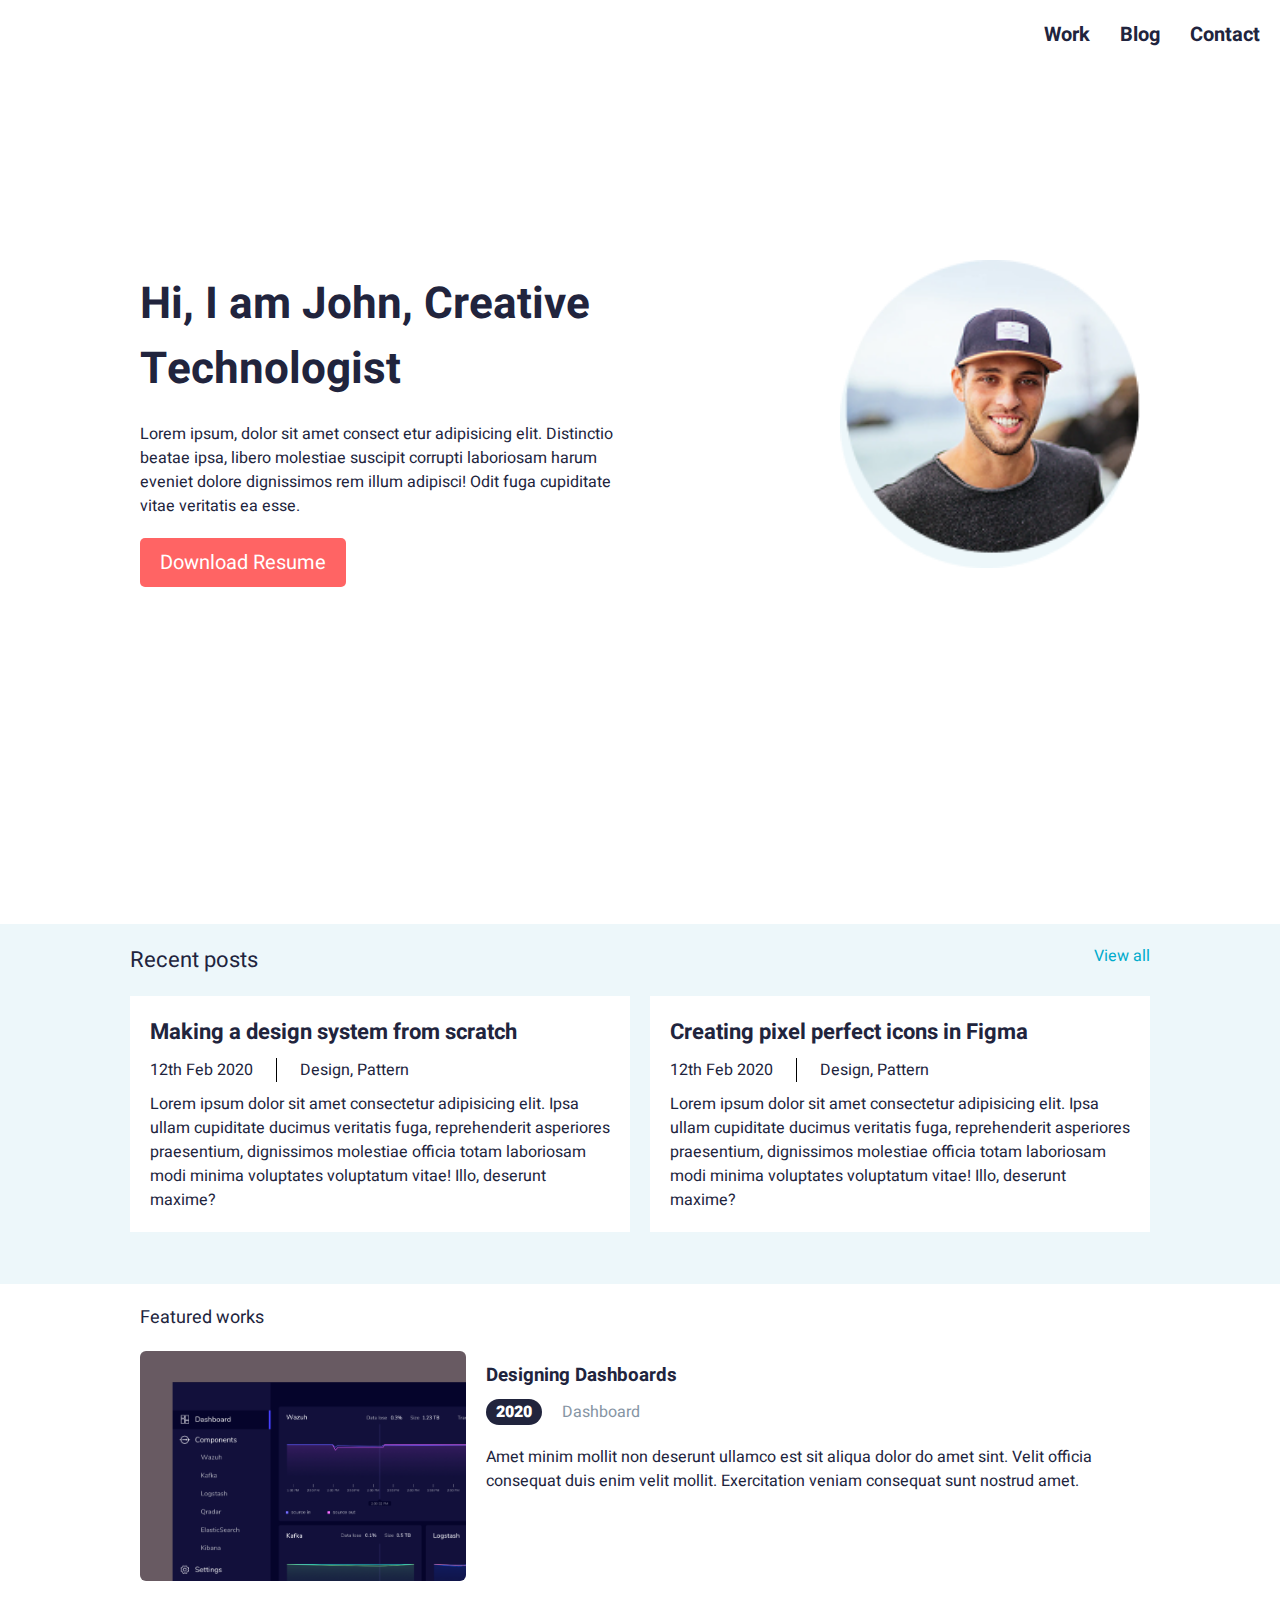
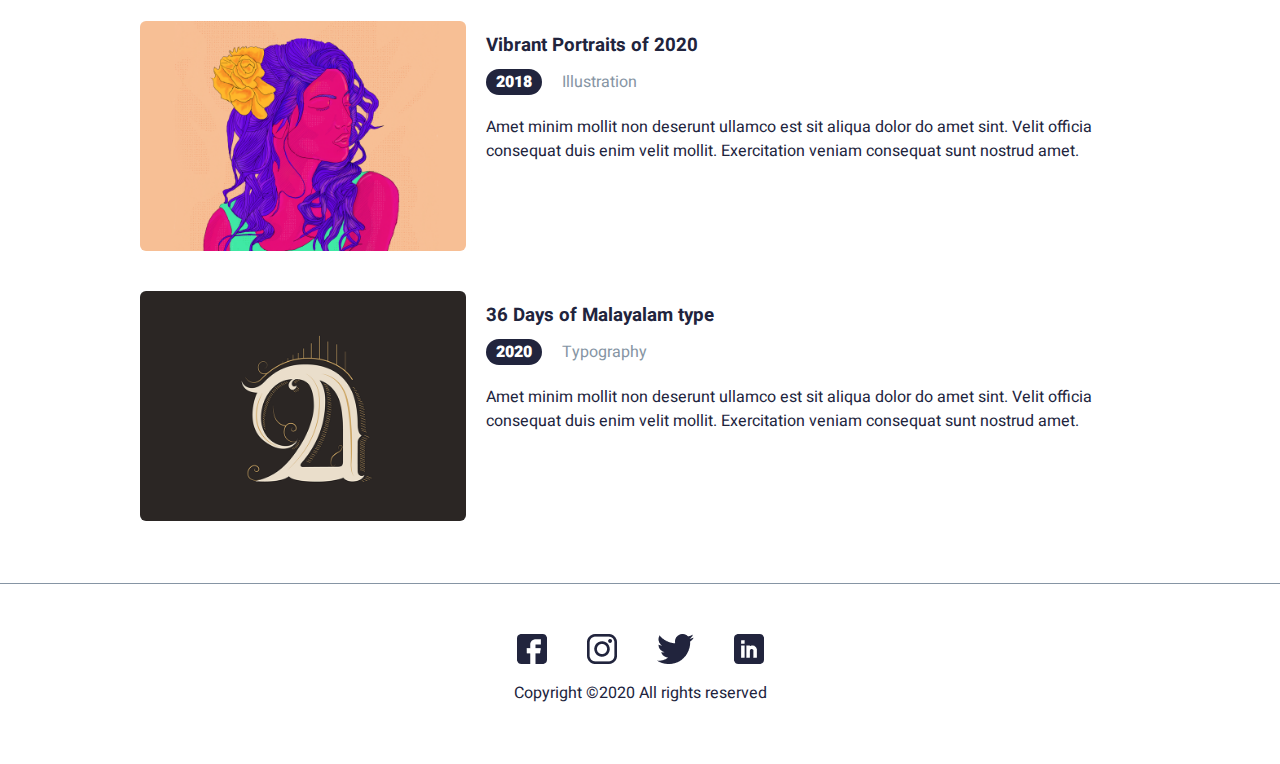
<file: index.html>
<!DOCTYPE html>
<html lang="en">
  <head>
    <meta charset="UTF-8" />
    <meta name="viewport" content="width=device-width, initial-scale=1.0" />
    <title>Document</title>
    <link rel="stylesheet" href="styles.css" />
    <link rel="preconnect" href="https://fonts.googleapis.com">
    <link rel="preconnect" href="https://fonts.gstatic.com" crossorigin>
    <link href="https://fonts.googleapis.com/css2?family=Heebo:wght@100..900&display=swap" rel="stylesheet">
  </head>
  <body>
    <header>
      <nav>
        <ul class="sidebar">
            <li onclick=hideSidebar()><a href="#"><svg xmlns="http://www.w3.org/2000/svg" height="30px" viewBox="0 -960 960 960" width="30px" fill="black"><path d="m256-200-56-56 224-224-224-224 56-56 224 224 224-224 56 56-224 224 224 224-56 56-224-224-224 224Z"/></svg></a></li>
            <li><a href="works.html">Work</a></li>
            <li><a href="blog.html">Blog</a></li>
            <li><a href="#footer">Contact</a></li>
        </ul>
        <ul class="nav-links">
            <li><a href="works.html">Work</a></li>
            <li><a href="blog.html">Blog</a></li>
            <li><a href="#footer">Contact</a></li>
        </ul>
        <img onclick=showSidebar() src="assets/icons/menu.png" alt="" class="ham-menu" />
      </nav>
    </header>
    <div class="hero-banner">
      <div class="hero-container">
        <div class="hero-section">
          <div class="about-me">
            <h1>Hi, I am John, Creative Technologist</h1>
            <p>
              Lorem ipsum, dolor sit amet consect   etur adipisicing elit. Distinctio beatae ipsa, libero molestiae suscipit corrupti laboriosam harum eveniet dolore dignissimos rem illum adipisci! Odit fuga cupiditate vitae veritatis ea esse.
            </p>
            <button class="download-button">Download Resume</button>
          </div>
          <img
            src="assets/images/John.png"
            alt="John Image"
            class="john-image"
          />
        </div>
      </div>
    </div>

    <div class="banner">
        <div class="container">
            <div class="second-section">
                <div class="second-section-header">
                    <h2 class="recent-posts">Recent posts</h2>
                    <a href="" class="view-all"><h2> View all</h2></a>
                </div>
                <div class="post-cards">
                    <div class="post">
                        <h3>Making a design system from scratch</h3>
                        <div class="post-details">
                            <p class="border-p">12th Feb 2020</p>
                            <p class="border-right">Design, Pattern</p>
                        </div>
                        <p>Lorem ipsum dolor sit amet consectetur adipisicing elit. Ipsa ullam cupiditate ducimus veritatis fuga, reprehenderit asperiores praesentium, dignissimos molestiae officia totam laboriosam modi minima voluptates voluptatum vitae! Illo, deserunt maxime?</p>
                    </div>
                    <div class="post">
                        <h3>Creating pixel perfect icons in Figma</h3>
                        <div class="post-details">
                            <p class="border-p">12th Feb 2020</p>
                            <p class="border-right">Design, Pattern</p>
                        </div>
                        <p>Lorem ipsum dolor sit amet consectetur adipisicing elit. Ipsa ullam cupiditate ducimus veritatis fuga, reprehenderit asperiores praesentium, dignissimos molestiae officia totam laboriosam modi minima voluptates voluptatum vitae! Illo, deserunt maxime?</p>
                    </div>
                </div>
            </div>
        </div>
    </div>

    <div class="third-banner">
        <div class="container">
            <div class="third-section">
                <div class="third-section-header"><h2>Featured works</h2></div>
                <div class="featured-works">
                    <div class="featured-work">
                        <div class="featured-img one"></div>
                        <div class="featured-right">
                            <h3>Designing Dashboards</h3>
                            <div class="middle">
                                <div class="year">2020</div>
                                <div class="category">Dashboard</div>
                            </div>
                            <p>Amet minim mollit non deserunt ullamco est sit aliqua dolor do amet sint. Velit officia consequat duis enim velit mollit. Exercitation veniam consequat sunt nostrud amet.</p>
                        </div>                    
                    </div>
                    <div class="featured-work">
                        <div class="featured-img two"></div>
                        <div class="featured-right">
                            <h3>Vibrant Portraits of 2020</h3>
                            <div class="middle">
                                <div class="year">2018</div>
                                <div class="category">Illustration</div>
                            </div>
                            <p>Amet minim mollit non deserunt ullamco est sit aliqua dolor do amet sint. Velit officia consequat duis enim velit mollit. Exercitation veniam consequat sunt nostrud amet.</p>
                        </div>
                    </div>
                    <div class="featured-work">
                        <div class="featured-img three"></div>
                        <div class="featured-right">
                            <h3>36 Days of Malayalam type</h3>
                            <div class="middle">
                                <div class="year">2020</div>
                                <div class="category">Typography</div>
                            </div>
                            <p>Amet minim mollit non deserunt ullamco est sit aliqua dolor do amet sint. Velit officia consequat duis enim velit mollit. Exercitation veniam consequat sunt nostrud amet.</p>
                        </div>
                    </div>
                </div>
            </div>
        </div>
    </div>

    <div class="footer" id="footer">
        <div class="container">
            <div class="final-section">
                <div class="socials">
                    <a href="" class="logo"><img src="assets/icons/fb.png" alt="FB"></a>
                    <a href="" class="logo"><img src="assets/icons/insta.png" alt="Insta"></a>
                    <a href="" class="logo"><img src="assets/icons/Twitter.png" alt="Twitter"></a>
                    <a href="" class="logo"><img src="assets/icons/Linkedin.png" alt="LinkedIn"></a>
                </div>
                <p class="copyright">Copyright ©2020 All rights reserved </p>
            </div>
        </div>
    </div>
    <script src="index.js"></script>
  </body>
</html>
</file>
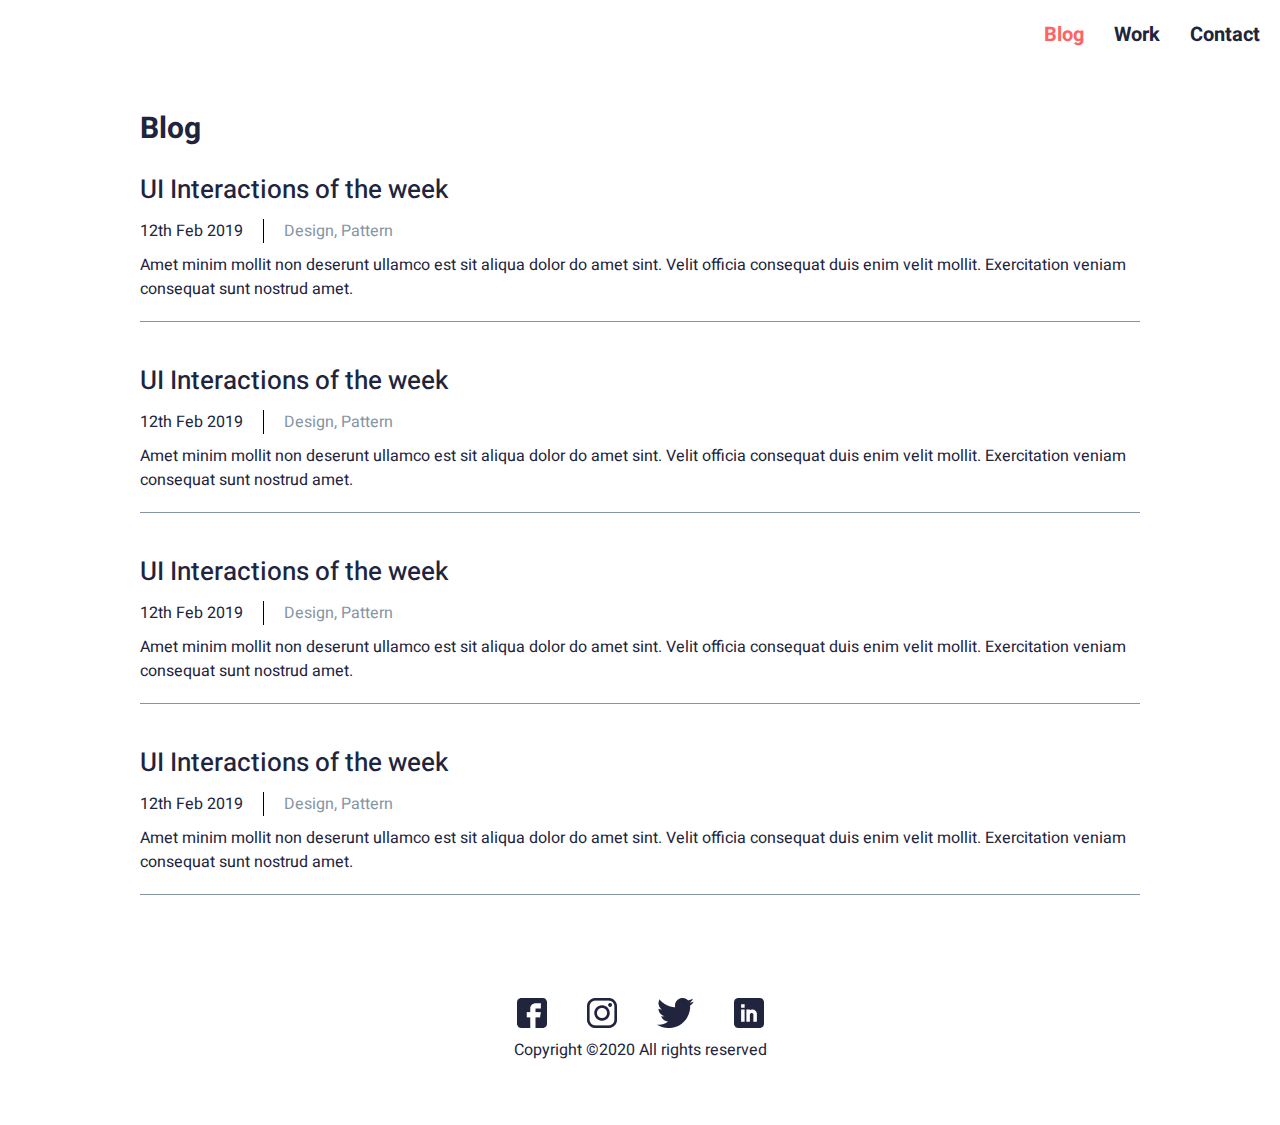
<file: blog.html>
<html lang="en">
  <head>
    <meta charset="UTF-8" />
    <meta name="viewport" content="width=device-width, initial-scale=1.0" />
    <title>Document</title>
    <link rel="stylesheet" href="blog.css" />
    <link rel="preconnect" href="https://fonts.googleapis.com">
    <link rel="preconnect" href="https://fonts.gstatic.com" crossorigin>
    <link href="https://fonts.googleapis.com/css2?family=Heebo:wght@100..900&display=swap" rel="stylesheet">
  </head>
    <body>
        <header>
            <nav>
                <ul class="sidebar">
                    <li onclick=hideSidebar()><a href="#"><svg xmlns="http://www.w3.org/2000/svg" height="30px" viewBox="0 -960 960 960" width="30px" fill="black"><path d="m256-200-56-56 224-224-224-224 56-56 224 224 224-224 56 56-224 224 224 224-56 56-224-224-224 224Z"/></svg></a></li>
                    <li><a href="blog.html" style="color: #FF6464;">Blog</a></li>
                    <li><a href="works.html">Work</a></li>
                    <li><a href="#footer">Contact</a></li>
                </ul>
                <ul class="nav-links">
                    <li><a href="blog.html" style="color: #FF6464;">Blog</a></li>
                    <li><a href="works.html">Work</a></li>
                    <li><a href="#footer">Contact</a></li>
                </ul>
            <img onclick=showSidebar() src="assets/icons/menu.png" alt="" class="ham-menu" />
            </nav>
        </header>

        <div class="blog-banner">
            <div class="blog-container">
                <div class="blog-section">
                    <div class="blog">
                        <h1>Blog</h1>
                        <div class="blogs">
                            <div class="blog-card">
                                <a href=""><h3>UI Interactions of the week</h3></a>
                                <div class="post-details">
                                    <p class="border-p">12th Feb 2019</p>
                                    <p class="border-right">Design, Pattern</p>
                                </div>
                                <p>Amet minim mollit non deserunt ullamco est sit aliqua dolor do amet sint. Velit officia consequat duis enim velit mollit. Exercitation veniam consequat sunt nostrud amet.</p>
                            </div>
                            <div class="blog-card">
                                <a href=""><h3>UI Interactions of the week</h3></a>
                                <div class="post-details">
                                    <p class="border-p">12th Feb 2019</p>
                                    <p class="border-right">Design, Pattern</p>
                                </div>
                                <p>Amet minim mollit non deserunt ullamco est sit aliqua dolor do amet sint. Velit officia consequat duis enim velit mollit. Exercitation veniam consequat sunt nostrud amet.</p>
                            </div>
                            <div class="blog-card">
                                <a href=""><h3>UI Interactions of the week</h3></a>
                                <div class="post-details">
                                    <p class="border-p">12th Feb 2019</p>
                                    <p class="border-right">Design, Pattern</p>
                                </div>
                                <p>Amet minim mollit non deserunt ullamco est sit aliqua dolor do amet sint. Velit officia consequat duis enim velit mollit. Exercitation veniam consequat sunt nostrud amet.</p>
                            </div>
                            <div class="blog-card">
                                <a href=""><h3>UI Interactions of the week</h3></a>
                                <div class="post-details">
                                    <p class="border-p">12th Feb 2019</p>
                                    <p class="border-right">Design, Pattern</p>
                                </div>
                                <p>Amet minim mollit non deserunt ullamco est sit aliqua dolor do amet sint. Velit officia consequat duis enim velit mollit. Exercitation veniam consequat sunt nostrud amet.</p>
                            </div>
                        </div>
                    </div>
                </div>
            </div>
        </div>
        <div class="footer" id="footer">
            <div class="container">
                <div class="final-section">
                    <div class="socials">
                        <a href="" class="logo"><img src="assets/icons/fb.png" alt="FB"></a>
                        <a href="" class="logo"><img src="assets/icons/insta.png" alt="Insta"></a>
                        <a href="" class="logo"><img src="assets/icons/Twitter.png" alt="Twitter"></a>
                        <a href="" class="logo"><img src="assets/icons/Linkedin.png" alt="LinkedIn"></a>
                    </div>
                    <p class="copyright">Copyright ©2020 All rights reserved </p>
                </div>
            </div>
        </div>
        <script src="index.js"></script>
    </body>
</html>
</file>
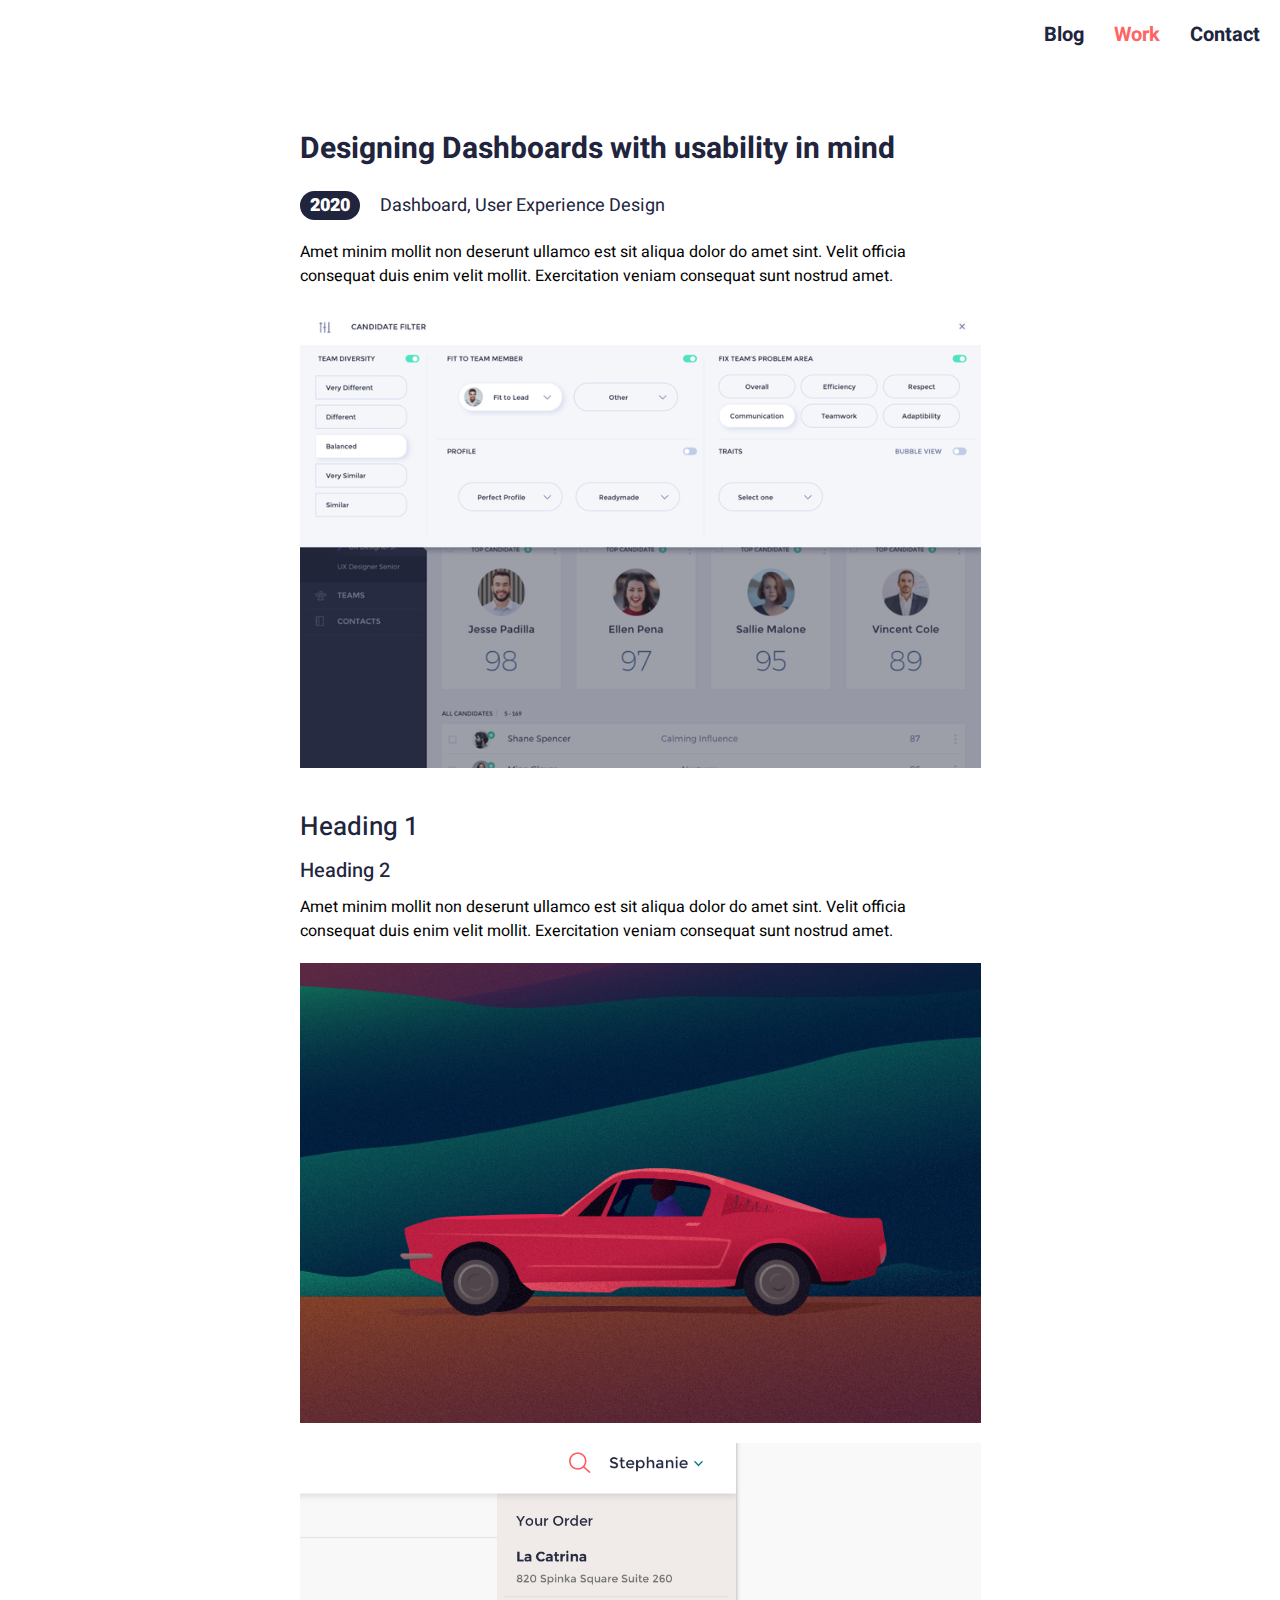
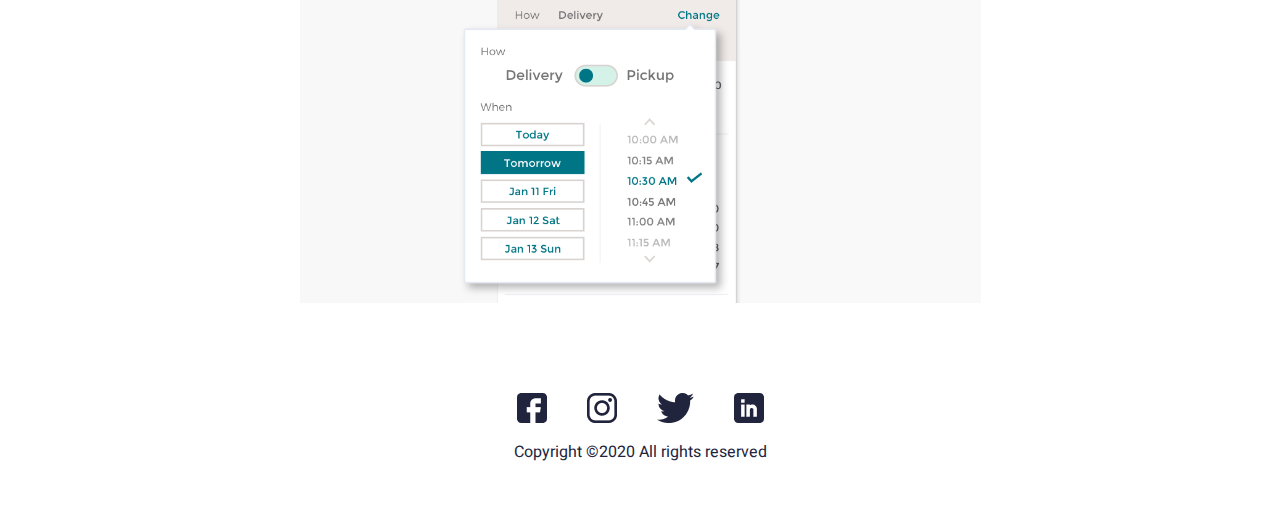
<file: detail.html>
<!DOCTYPE html>
<html lang="en">
<head>
    <meta charset="UTF-8">
    <meta name="viewport" content="width=device-width, initial-scale=1.0">
    <title>Document</title>
    <link rel="stylesheet" href="detail.css" />
    <link rel="preconnect" href="https://fonts.googleapis.com">
    <link rel="preconnect" href="https://fonts.gstatic.com" crossorigin>
    <link href="https://fonts.googleapis.com/css2?family=Heebo:wght@100..900&display=swap" rel="stylesheet">
</head>
<body>
    <header>
        <nav>
            <ul class="sidebar">
                <li onclick=hideSidebar()><a href="#"><svg xmlns="http://www.w3.org/2000/svg" height="30px" viewBox="0 -960 960 960" width="30px" fill="black"><path d="m256-200-56-56 224-224-224-224 56-56 224 224 224-224 56 56-224 224 224 224-56 56-224-224-224 224Z"/></svg></a></li>
                <li><a href="blog.html">Blog</a></li>
                <li><a href="works.html" style="color: #FF6464;">Work</a></li>
                <li><a href="#footer">Contact</a></li>
            </ul>
            <ul class="nav-links">
                <li><a href="blog.html">Blog</a></li>
                <li><a href="works.html" style="color: #FF6464;">Work</a></li>
                <li><a href="#footer">Contact</a></li>
            </ul>
            <img onclick=showSidebar() src="assets/icons/menu.png" alt="" class="ham-menu" />
        </nav>
    </header>

    <div class="detail-banner">
        <div class="container">
            <div class="detail-section">
                <div class="top">
                    <h2>Designing Dashboards with usability in mind</h2>
                    <div class="middle">
                    <div class="year">2020</div>
                    <div class="category">Dashboard, User Experience Design</div>
                </div>
                <p>Amet minim mollit non deserunt ullamco est sit aliqua dolor do amet sint. Velit officia consequat duis enim velit mollit. Exercitation veniam consequat sunt nostrud amet.</p>
                <div class="detail-img one"></div>
                </div>

                <div class="bottom">
                    <h2>Heading 1</h2>
                    <h3>Heading 2</h3>
                    <p>Amet minim mollit non deserunt ullamco est sit aliqua dolor do amet sint. Velit officia consequat duis enim velit mollit. Exercitation veniam consequat sunt nostrud amet.</p>
                    <div class="detail-img two"></div>
                    <div class="detail-img three"></div>
                </div>
            </div>
        </div>
    </div>

    <div class="footer" id="footer">
        <div class="container">
            <div class="final-section">
                <div class="socials">
                    <a href="" class="logo"><img src="assets/icons/fb.png" alt="FB"></a>
                    <a href="" class="logo"><img src="assets/icons/insta.png" alt="Insta"></a>
                    <a href="" class="logo"><img src="assets/icons/Twitter.png" alt="Twitter"></a>
                    <a href="" class="logo"><img src="assets/icons/Linkedin.png" alt="LinkedIn"></a>
                </div>
                <p class="copyright">Copyright ©2020 All rights reserved </p>
            </div>
        </div>
    </div>
    <script src="index.js"></script>
</body>
</html>
</file>
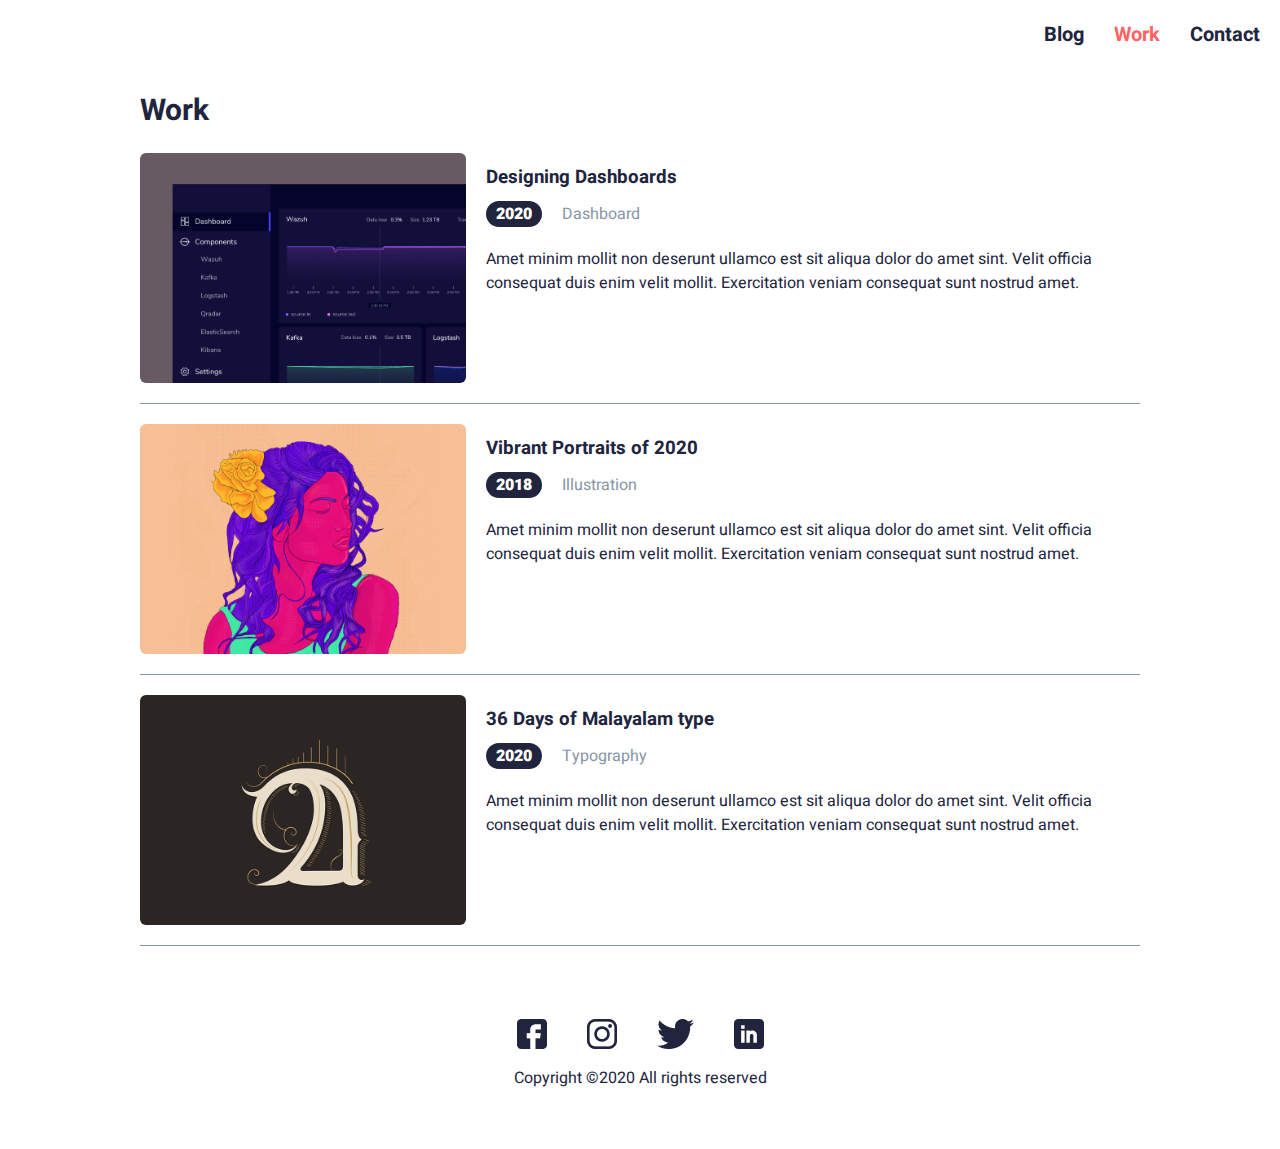
<file: works.html>
<!DOCTYPE html>
<html lang="en">
<head>
    <meta charset="UTF-8">
    <meta name="viewport" content="width=device-width, initial-scale=1.0">
    <title>Document</title>
    <link rel="stylesheet" href="works.css" />
    <link rel="preconnect" href="https://fonts.googleapis.com">
    <link rel="preconnect" href="https://fonts.gstatic.com" crossorigin>
    <link href="https://fonts.googleapis.com/css2?family=Heebo:wght@100..900&display=swap" rel="stylesheet">
</head>
<body>
    <header>
        <nav>
            <ul class="sidebar">
                <li onclick=hideSidebar()><a href="#"><svg xmlns="http://www.w3.org/2000/svg" height="30px" viewBox="0 -960 960 960" width="30px" fill="black"><path d="m256-200-56-56 224-224-224-224 56-56 224 224 224-224 56 56-224 224 224 224-56 56-224-224-224 224Z"/></svg></a></li>
                <li><a href="blog.html">Blog</a></li>
                <li><a href="works.html" style="color: #FF6464;">Work</a></li>
                <li><a href="#footer">Contact</a></li>
            </ul>
            <ul class="nav-links">
                <li><a href="blog.html">Blog</a></li>
                <li><a href="works.html" style="color: #FF6464;">Work</a></li>
                <li><a href="#footer">Contact</a></li>
            </ul>
            <img onclick=showSidebar() src="assets/icons/menu.png" alt="" class="ham-menu" />
        </nav>
    </header>

    <div class="third-banner">
        <div class="container">
            <div class="third-section">
                <div class="third-section-header"><h2>Work</h2></div>
                <div class="featured-works">
                    <div class="featured-work">
                        <div class="featured-img one"></div>
                        <div class="featured-right">
                            <a href="detail.html"><h3>Designing Dashboards</h3></a>
                            <div class="middle">
                                <div class="year">2020</div>
                                <div class="category">Dashboard</div>
                            </div>
                            <p>Amet minim mollit non deserunt ullamco est sit aliqua dolor do amet sint. Velit officia consequat duis enim velit mollit. Exercitation veniam consequat sunt nostrud amet.</p>
                        </div>                    
                    </div>
                    <div class="featured-work">
                        <div class="featured-img two"></div>
                        <div class="featured-right">
                            <h3>Vibrant Portraits of 2020</h3>
                            <div class="middle">
                                <div class="year">2018</div>
                                <div class="category">Illustration</div>
                            </div>
                            <p>Amet minim mollit non deserunt ullamco est sit aliqua dolor do amet sint. Velit officia consequat duis enim velit mollit. Exercitation veniam consequat sunt nostrud amet.</p>
                        </div>
                    </div>
                    <div class="featured-work">
                        <div class="featured-img three"></div>
                        <div class="featured-right">
                            <h3>36 Days of Malayalam type</h3>
                            <div class="middle">
                                <div class="year">2020</div>
                                <div class="category">Typography</div>
                            </div>
                            <p>Amet minim mollit non deserunt ullamco est sit aliqua dolor do amet sint. Velit officia consequat duis enim velit mollit. Exercitation veniam consequat sunt nostrud amet.</p>
                        </div>
                    </div>
                </div>
            </div>
        </div>
    </div>

    <div class="footer" id="footer">
        <div class="container">
            <div class="final-section">
                <div class="socials">
                    <a href="" class="logo"><img src="assets/icons/fb.png" alt="FB"></a>
                    <a href="" class="logo"><img src="assets/icons/insta.png" alt="Insta"></a>
                    <a href="" class="logo"><img src="assets/icons/Twitter.png" alt="Twitter"></a>
                    <a href="" class="logo"><img src="assets/icons/Linkedin.png" alt="LinkedIn"></a>
                </div>
                <p class="copyright">Copyright ©2020 All rights reserved </p>
            </div>
        </div>
    </div>
    <script src="index.js"></script>
</body>
</html>
</file>
<file: styles.css>
* {
    margin: 0;
    padding: 0;
    box-sizing: border-box;
    font-family: "Heebo", sans-serif;
}

:root{
    --primary-color: #FF6464; /*Pink*/
    --secondary-color: #00ABCC; /*Blue*/
    --dark-color: #21243D; /*Dark Blue*/
    --light-color: #8695A4; 
    --light-blue: #EDF7FA; /*Light Blue*/
}

header nav {
    display: flex;
    justify-content: right;
    padding: 20px;
}

header nav ul {
    display: flex;
    gap : 30px;
}

header nav ul li {
    list-style: none;
}

.nav-links li a {
    text-decoration: none;
    font-size: 20px;
    font-weight: bold;
    color: var(--dark-color);
    transition: 0.3s;
}

.sidebar{
    position: fixed;
    top: 0;
    right: -100%;
    height: 100vh;
    width: 250px;
    padding: 15px 30px;
    z-index: 999;
    background-color: rgba(255, 255, 255, 0.2);
    backdrop-filter: blur(10px);
    box-shadow: -10px 0 10px rgba (0, 0, 0, 0.1);
    flex-direction: column;
    align-items: flex-start;
    justify-content: flex-start;
    transition: right 300ms ease-in-out;
}

.sidebar.show {
    right: 0;
    transition: right 300ms ease-in-out;
}

.sidebar li {
    width: 100%;
    font-weight: 700;
}

.sidebar a{
    width: 100%;
    text-decoration: none;
    color: var(--dark-color);
    transition: 0.3s;
}

.sidebar a:hover{
    color: var(--primary-color);
}

.ham-menu{
    cursor: pointer;
}

.nav-links li a:hover{
    color: var(--primary-color);
}

.nav-links{
    display: name;
}

.hero-container, .container{
    padding: 0 24px;
}

.hero-section{
    display: flex;
    flex-direction: column-reverse;
    align-items: center;
}

.john-image {
    width: 70%;
    margin-bottom: 30px;
}

.about-me {
    display: flex;
    flex-direction: column;
    text-align: center;
    max-width: 490px;
}

.about-me h1 {
    font-size: 32px;
    font-weight: bold;
    color: var(--dark-color);
    margin-bottom: 20px;
    max-width: 500px;
}

.about-me p {
    font-size: 16px;
    color: var(--dark-color);
    margin-bottom: 20px;
}

.download-button {
    background-color: var(--primary-color);
    border: none;
    color: white;
    padding: 10px 20px;
    border-radius: 5px;
    text-decoration: none;
    transition: 0.3s;
    cursor: pointer;
    font-size: 20px;
    margin: auto;
}

.download-button:hover {
    background-color: var(--secondary-color);
}

.container {
    display: flex;
    flex-direction: column;
    align-items: center;
    justify-content: center;
}

/* SECOND SECTION */

.banner {
    background-color: var(--light-blue);
    color: white;
    height: 100vh;
    margin-top: 12vh;
    padding: px 0;
    color: var(--dark-color);
    align-items: center;
    justify-content: center;
}

.second-section {
    display: flex;
    flex-direction: column;
    align-items: center;
    justify-content: center;
}

.second-section-header {
    padding: 20px 0;
}

.recent-posts {
    font-weight: 400;
    font-size: 18px;
}

.post-cards {
    display: flex;
    flex-direction: column;
    gap: 20px;
}

.post {
    display: flex;
    flex-direction: column;
    background-color: white;
    padding: 20px;
}

.post h3 {
    font-size: 22px;
}

.post-details {
    display: flex;
    flex-direction: row;
    justify-content: flex-start;
    padding: 10px 0;
}

.border-p {
    border-right: 1px solid #000000;
    padding-right: 5%;
}

.border-right {
    padding-left: 5%;
}

/* THIRD SECTION  */

.third-banner {
    background-color: white;
    color: white;
    padding: px 0;
    color: var(--dark-color);
    border-bottom: 1px solid var(--light-color);
}

.third-section {
    display: flex;
    flex-direction: column;
    justify-content: center;
}

.third-section-header {
    width: 100%;
    
}

.third-section-header h2 {
    text-align: center;
    font-weight: 400;
    font-size: 18px;
    padding: 20px 0;
}

.featured-works {
    display: flex;
    flex-direction: column;
    gap: 20px;
    justify-content: center;
    padding: 20px 0;
}

.featured-img {
    width: 339px;
    height: 230px;
    border-radius: 6px;
}

.one {
    background-image: url(assets/images/work1.png);
    background-size: cover;
}

.two {
    background-image: url(assets/images/work2.png);
    background-size: cover;
    background-repeat: no-repeat;
}

.three {
    background-image: url(assets/images/work3.png);
    background-size: cover;
}

.featured-right {
    display: flex;
    flex-direction: column;
}

.featured-right h3 {
    padding: 10px 0;
}

.middle {
    display: flex;
    flex-direction: row;
    gap: 20px;
}

.year {
    color: white;
    border-radius: 16px;
    background-color: var(--dark-color);
    font-size: 16px;
    font-weight: 900;
    padding: 1px 10px;
}

.category {
    color: var(--light-color);
    display: flex;
    align-items: center;
}

.featured-right p {
    padding-top: 20px;
}

/* FOOTER */

.footer {
    display: flex;
    flex-direction: column;
    justify-content: center;
    align-items: center;
    height: 20vh;
}

.socials {
    display: flex;
    flex-direction: row;
    gap: 40px;
    justify-content: center;
}

.copyright {
    padding: 10px 0;
    color: var(--dark-color);
    font-weight: 400;
}

/* Media Query */

@media (max-width: 768px){
    .nav-links{
        display: none;
    }



    .view-all{
        display: none;
    }
}

@media (min-width: 1024px) {
    .ham-menu{
        display: none;
        cursor: pointer;
    }

    .hero-container {
        padding: 0 140px;
    }

    .hero-section{
        flex-direction: row;
        justify-content: space-between;
    }

    .about-me{
        text-align: left;
        align-items: flex-start;
    }

    .about-me h1{
        font-size: 44px;
        font-weight: bold;
    }

    .john-image {
        max-width: 30%;
    }

    .hero-banner {
        height: 80vh;
        display: flex;
        flex-direction: column;
        justify-content: center;
    }

    .download-button {
        margin: 0;
    }

    /* SECOND */

    .banner {
        margin-top: 15vh;
    }

    .second-section-header {
        display: flex;
        width: 100%;
        flex-direction: row;
        justify-content: space-between;
    }

    .banner {
        height: 40vh;
    }

    .recent-posts {
        font-size: 22px;
    }

    .view-all {
        text-decoration: none;
    }

    .view-all h2 {
        color: var(--secondary-color);
        font-weight: 400;
        font-size: 16px;
    }

    .post-cards {
        flex-direction: row;
        justify-content: space-between;
        width: 100%
    }

    .post {
        max-width: 500px;
    }

    /* THIRD */

    .third-banner {
        height: 100vh;
    }

    .third-section {
        width: 1000px;
    }

    .third-section h2 {
        text-align: left;
    }

    .featured-works {
        padding-top: 0;
        justify-content: center;
        gap: 40px;
    }

    .featured-work {
        display: flex;
        flex-direction: row;
        gap: 20px;
    }

    .featured-img {
        width: 600px;
    }
}
</file>
<file: blog.css>
@import url(styles.css);

.about-me h1 {
    font-size: 44px;
    font-weight: 700;
}

.blog-banner {
    display: flex;
    flex-direction: column;
    padding: 0 20px;
    color: var(--dark-color)
}

.blog-section {
    display: flex;
    flex-direction: column;
    align-items: center;
}

.about-me {
    text-align: left;
}

.blog {
    display: flex;
    flex-direction: column;
}

.blog h1 {
    font-size: 30px;
    font-weight: 700;
}

.blogs {
    display: flex;
    flex-direction: column;
    justify-content: center;
    gap: 20px;
    margin-bottom: 50px;
}

.blog-card {
    border-bottom: 1px solid var(--light-color);
    padding: 20px 0;
}

.blog-card h3 {
    font-size: 26px;
    font-weight: 500;
}

.blog-card p {
    font-size: 16px;
}

.blog-banner a {
    text-decoration: none;
    color: var(--dark-color);
}

.border-right {
    color: var(--light-color);
}

@media (min-width: 1024px) {

    .blog-banner {
        margin-top: 3%;
    }

    .container {
        padding: 0 300px;
    }

    .blog {
        display: flex;
        flex-direction: column;
        justify-content: space-between;
        max-width: 1000px;
    }

    .border-p {
        padding-right: 2%;
    }

    .border-right {
        padding-left: 2%;
    }
}
</file>
<file: detail.css>
@import url(styles.css);

.detail-banner {
    display: flex;
    justify-content: center;
    align-items: center;
}

.container {
    justify-self: center;
    align-self: center;
}

.detail-img {
    width: 100%;
    height: 256px;
    margin: 20px 0;
}

.detail-section {
    display: flex;
    flex-direction: column;
    justify-content: center;
    align-items: center;
    gap: 20px;
    padding: 20px 0;
}

.detail-section p {
    font-size: 16px;
    color: black;
}

.top h2 {
    font-size: 30px;
    font-weight: 700;
    color: var(--dark-color);
    text-align: left;
}

.middle {
    display: flex;
    flex-direction: row;
    gap: 20px;
    margin: 20px 0;
}

.year {
    font-size: 18px;
    display: flex;
    justify-content: center;
    align-items: center;
    align-self: flex-start;
}

.category {
    font-size: 18px;
    color: var(--dark-color);
}

.bottom h2 {
    font-size: 26px;
    font-weight: 500;
    color: var(--dark-color);
}

.bottom h3 {
    font-size: 20px;
    font-weight: 500;
    padding: 10px 0;
    color: var(--dark-color);
}

.one {
    background-image: url(assets/images/detail1.png);
}

.two {
    background-image: url(assets/images/detail2.png);
}

.three {
    background-image: url(assets/images/detail3.png);
}

@media (min-width: 1024px){
    .detail-banner {
        margin-top: 3%;

    }

    .container {
        padding: 0 300px;
    }

    .detail-img {
        width: 681px;
        height: 460px;
        justify-self: center;
    }

}
</file>
<file: works.css>
@import url(styles.css);

.third-section-header h2{
    font-size: 30px;
    font-weight: 700;
    color: var(--dark-color);
    text-align: left;
}

.featured-works {
    gap: 20px;
    margin-bottom: 50px;
    padding: 0;
}

.featured-work {
    border-bottom: 1px solid var(--light-color);
    padding-bottom: 20px;
}

.featured-right a {
    text-decoration: none;
    color: var(--dark-color);
}

.third-banner {
    border-bottom: none;
}

@media (min-width: 1024px) {
    .container {
        padding: 0 300px;
    }
    
}
</file>
